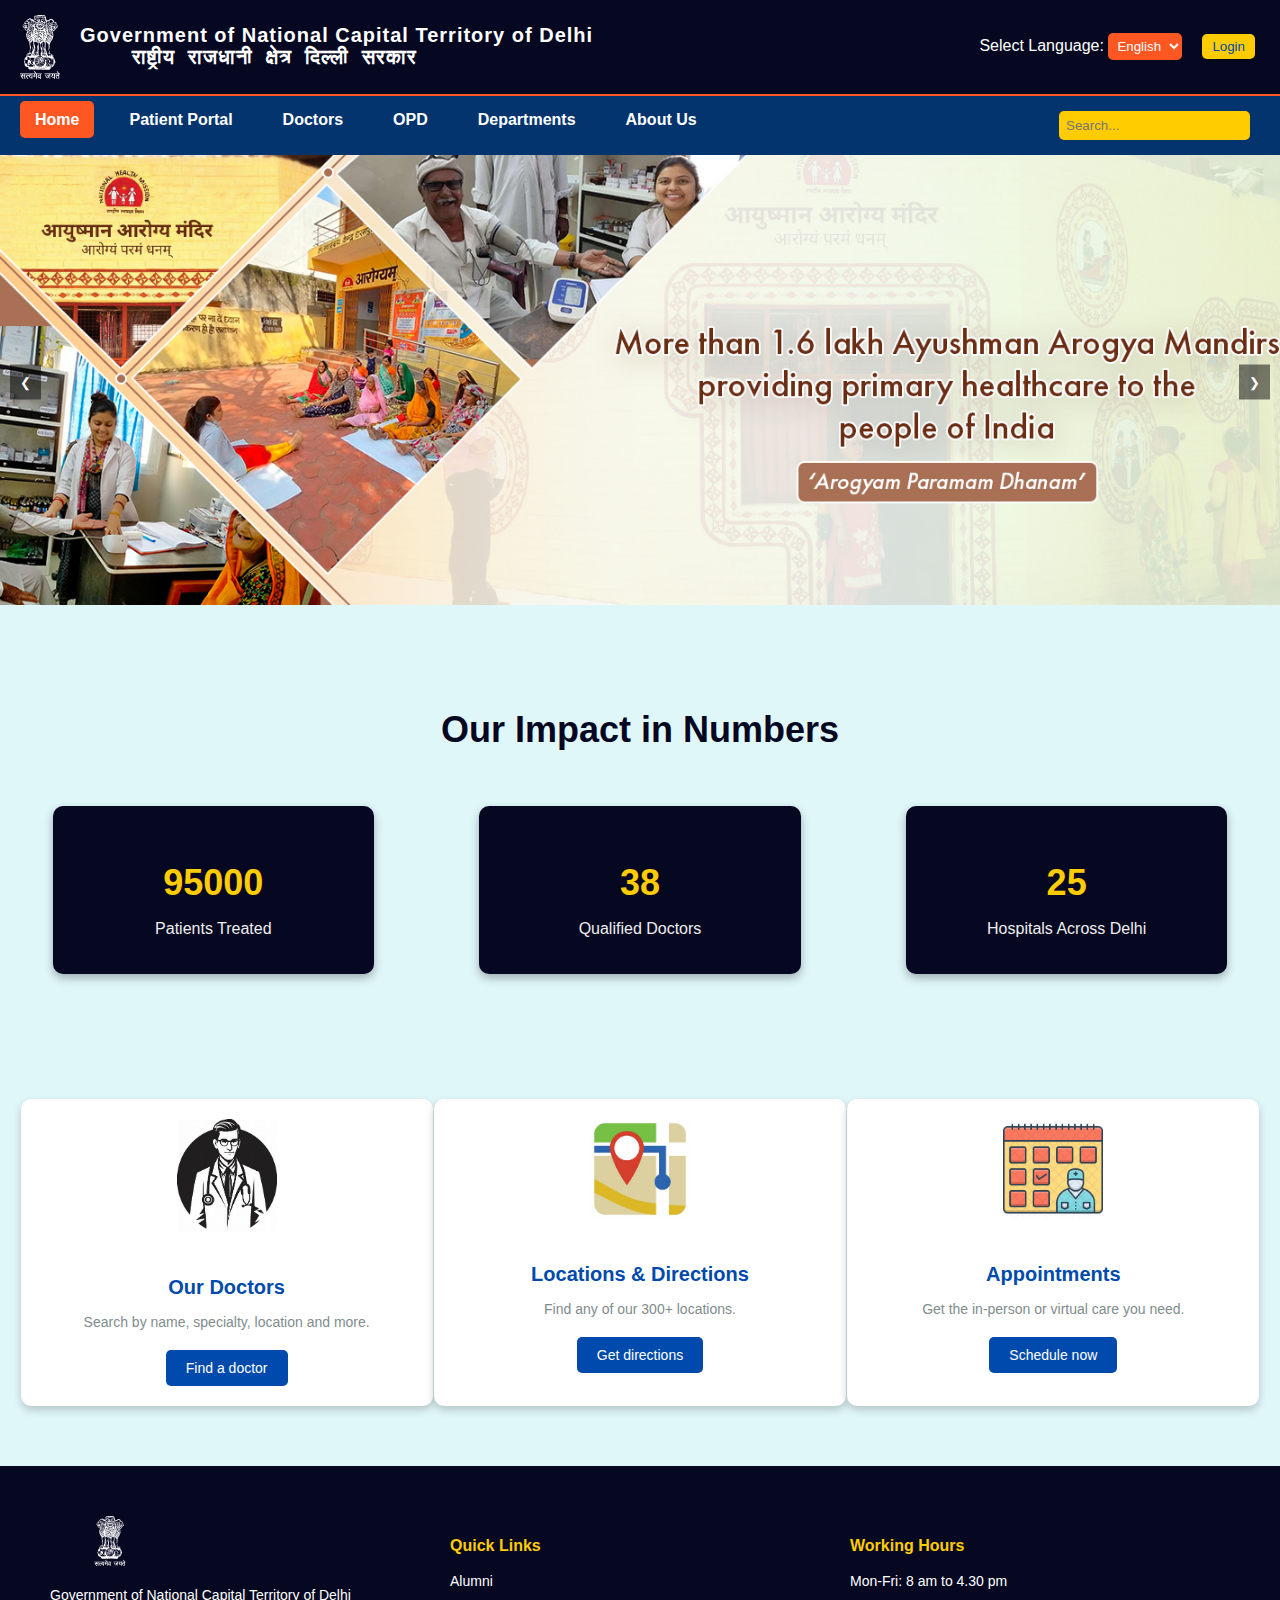
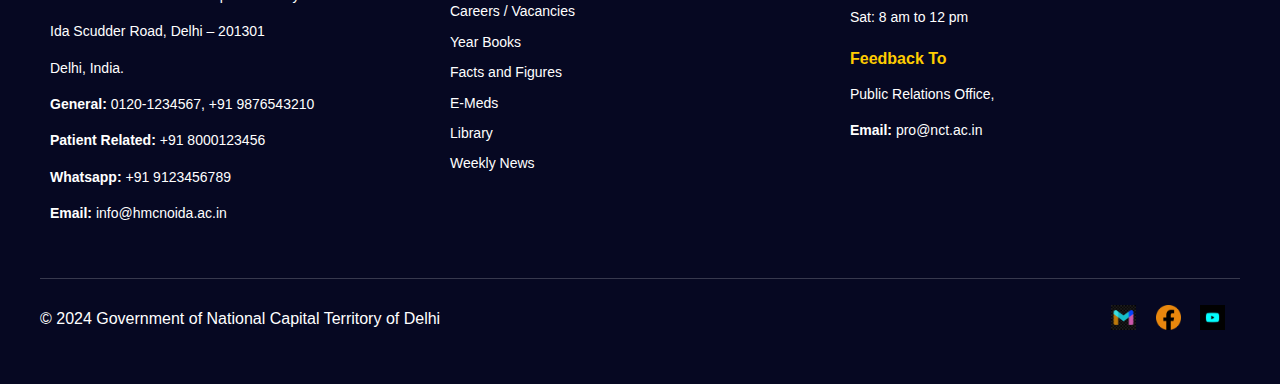
<file: project1/index.html>
<!DOCTYPE html>
<html lang="en">
<head>
    <meta charset="UTF-8">
    <meta name="viewport" content="width=device-width, initial-scale=1.0">
    <title>Government of NCT Delhi</title>
    <link rel="icon" href="delhi.png">
    <link rel="stylesheet" href="style1.css">
</head>
<body>
    <!-- Header Section -->
    <header>
        <div class="header-top">
            <!-- Logo Section -->
            <img src="emblem-gov.svg" alt="Logo" class="logo">
            <!-- College Name and Tagline -->
            <div class="header-text">
                <h1>Government of National Capital Territory of Delhi</h1>
                <span><h1><pre>    राष्ट्रीय राजधानी क्षेत्र दिल्ली सरकार</pre></h1></span>
            </div>
            <!-- Header Actions: FAQs, Language Selector, Font Size -->
            <div class="header-actions">
                <!-- <a href="#" class="faq-link">FAQs</a> -->
                <div class="language-selector">
                    <label for="language">Select Language:</label>
                    <select id="language">
                        <option value="english">English</option>
                        <option value="hindi">हिन्दी</option>
                    </select>
                </div>
                <div class="Login">
                    <button class="font-size-btn">Login</button>
                </div>
            </div>
        </div>
        <!-- Navigation Bar -->
        <nav class="navbar">
            <ul class="navbar-list">
                <li><a href="#" class="active">Home</a></li>
                <li><a href="dashboard.html" class="nav-link">Patient Portal</a></li>
                <li><a href="Doctors.html" class="nav-link">Doctors</a></li>
                <li><a href="opd1.html" class="nav-link" >OPD </a></li>
                <li><a href="department.html" class="nav-link">Departments</a></li>
                <li><a href="about.html" class="nav-link">About Us</a></li>
            </ul>
            <!-- Search and Action Buttons -->
            <div class="header-buttons">
                <input type="text" placeholder="Search...">
                <!-- <button>Book appointment</button>
                <button class="donate-btn">Give to HMC</button> -->
            </div>
        </nav>
    </header>

    <!-- Main Content Section -->
    <main>
        <!-- Hero Section with Image Slider -->
        <div class="hero-section">
            <div class="slider">
                <div class="slides">
                    <!-- Add your images here -->
                    <div class="slide">
                        <img src="gov delhi 1.jpg" alt="Hospital Image 1">
                    </div>
                    <div class="slide">
                        <img src="gov delhi 2.jpg" alt="Hospital Image 2">
                    </div>
                    <div class="slide">
                        <img src="gov delhi 3.jpg" alt="Hospital Image 3">
                    </div>
                    <div class="slide">
                        <img src="gov delhi 4.jpg" alt="Hospital Image 3">
                    </div>
                    <div class="slide">
                        <img src="gov delhi 5.png" alt="Hospital Image 3">
                    </div>
                </div>
                <!-- Controls -->
                <button class="prev" onclick="moveSlide(-1)">&#10094;</button>
                <button class="next" onclick="moveSlide(1)">&#10095;</button>
            </div>
            <!-- <div class="hero-text">
                <h2>Celebrating Excellence in Medical Education</h2>
            </div> -->
            <!-- What's New Section -->
            <!-- <div class="whats-new">
                <span>What's New</span>
            </div> -->
        </div>

        <!-- Statistics Section -->
<section class="statistics-section">
    <h2 class="section-title">Our Impact in Numbers</h2>
    <div class="stats-container">
        <!-- Statistic Card 1 -->
        <div class="stat-card">
            <!-- <img src="patient-icon.png" alt="Patients Treated Icon" class="stat-icon"> -->
            <h3 class="stat-number" data-count="500000">0</h3>
            <p class="stat-description">Patients Treated</p>
        </div>
        <!-- Statistic Card 2 -->
        <div class="stat-card">
            <!-- <img src="C:\Users\govin\OneDrive\Pictures\Screenshots\Screenshot 2024-09-03 195605.png" alt="Qualified Doctors Icon" class="stat-icon" height="100px"> -->
            <h3 class="stat-number" data-count="120">0</h3>
            <p class="stat-description">Qualified Doctors</p>
        </div>
        <!-- Statistic Card 3 -->
        <div class="stat-card">
            <!-- <img src="hospital-icon.png" alt="Hospitals Icon" class="stat-icon"> -->
            <h3 class="stat-number" data-count="25">0</h3>
            <p class="stat-description">Hospitals Across Delhi</p>
        </div>
        <!-- Statistic Card 4
        <div class="stat-card">
            <img src="years-icon.png" alt="Years of Service Icon" class="stat-icon">
            <h3 class="stat-number" data-count="50">0</h3>
            <p class="stat-description">Years of Service</p>
        </div> -->
    </div>
</section>

<!-- JavaScript for Number Counter Animation -->
<script>
    const counters = document.querySelectorAll('.stat-number');
    const speed = 200; // Adjust the speed of the counter

    counters.forEach(counter => {
        const updateCount = () => {
            const target = +counter.getAttribute('data-count');
            const count = +counter.innerText;

            const increment = target / speed;

            if (count < target) {
                counter.innerText = Math.ceil(count + increment);
                setTimeout(updateCount, 20);
            } else {
                counter.innerText = target;
            }
        };

        // Trigger counter when the section is visible
        const observer = new IntersectionObserver(entries => {
            entries.forEach(entry => {
                if (entry.isIntersecting) {
                    updateCount();
                    observer.unobserve(counter);
                }
            });
        });

        observer.observe(counter);
    });
</script>

        

          

        <!-- Info Cards Section -->
        <section class="info-cards">
            <div class="card">
                <img src="doctor.jpeg" alt="Doctor Icon" class="card-icon">
                <h3>Our Doctors</h3>
                <p>Search by name, specialty, location and more.</p>
                <a href="Doctors.html" class="card-button">Find a doctor</a>
            </div>
            <div class="card">
                <img src="location copy.jpeg" alt="locations" class="card-icon">
                <h3>Locations & Directions</h3>
                <p>Find any of our 300+ locations.</p>
                <a href="https://www.google.co.in/maps/@28.5071785,77.4538971,12.65z?entry=ttu&g_ep=EgoyMDI0MDgyOC4wIKXMDSoASAFQAw%3D%3D"class="card-button">Get directions</a>
            </div>
            <div class="card">
                <img src="appointment.webp" alt="Appointment Icon" class="card-icon">
                <h3>Appointments</h3>
                <p>Get the in-person or virtual care you need.</p>
                <a href="Book Appointement.html" class="card-button">Schedule now</a>
            </div>
        </section>
    </main>

    <!-- Footer Section -->
    <footer class="footer">
        <div class="container">
            <div class="footer-content">
                <!-- Contact Information Section -->
                <div class="footer-section contact">
                    <img src="emblem-gov.svg" alt="Hindu Medical College Noida Logo" class="footer-logo"  height="50px">
                    <p>Government of National Capital Territory of Delhi</p>
                    <p>Ida Scudder Road, Delhi – 201301</p>
                    <p>Delhi, India.</p>
                    <p><strong>General:</strong> 0120-1234567, +91 9876543210</p>
                    <p><strong>Patient Related:</strong> +91 8000123456</p>
                    <p><strong>Whatsapp:</strong> +91 9123456789</p>
                    <p><strong>Email:</strong> info@hmcnoida.ac.in</p>
                </div>
                <!-- Quick Links Section -->
                <div class="footer-section quick-links">
                    <h4>Quick Links</h4>
                    <ul>
                        <li><a href="#">Alumni</a></li>
                        <li><a href="#">Careers / Vacancies</a></li>
                        <li><a href="#">Year Books</a></li>
                        <li><a href="#">Facts and Figures</a></li>
                        <li><a href="#">E-Meds</a></li>
                        <li><a href="#">Library</a></li>
                        <li><a href="#">Weekly News</a></li>
                    </ul>
                </div>
                <!-- Working Hours Section -->
                <div class="footer-section working-hours">
                    <h4>Working Hours</h4>
                    <p>Mon-Fri: 8 am to 4.30 pm</p>
                    <p>Sat: 8 am to 12 pm</p>
                    <h4>Feedback To</h4>
                    <p>Public Relations Office,</p>
                    <p><strong>Email:</strong> pro@nct.ac.in</p>
                </div>
            </div>
            <!-- Footer Bottom Section -->
            <div class="footer-bottom">
                <p>&copy; 2024 Government of National Capital Territory of Delhi</p>
                <div class="footer-icons">
                    <a href="#"><img src="email.jpg" alt="Mail"></a>
                    <a href="#"><img src="facebook.png" alt="Facebook"></a>
                    <a href="#"><img src="youtube.jpeg" alt="YouTube"></a>
                </div>
            </div>
        </div>
    </footer>

    <!-- JavaScript for Slider -->
    <script>
        let slideIndex = 0;
        const slides = document.querySelectorAll('.slide');
        showSlide(slideIndex);

        function moveSlide(n) {
            showSlide(slideIndex += n);
        }

        function showSlide(n) {
            if (n >= slides.length) slideIndex = 0;
            if (n < 0) slideIndex = slides.length - 1;
            slides.forEach(slide => slide.style.display = 'none');
            slides[slideIndex].style.display = 'block';
        }

        setInterval(() => {
            moveSlide(1);
        }, 2000); // Auto-slide every 2 seconds
    </script>
</body>
</html>
</file>
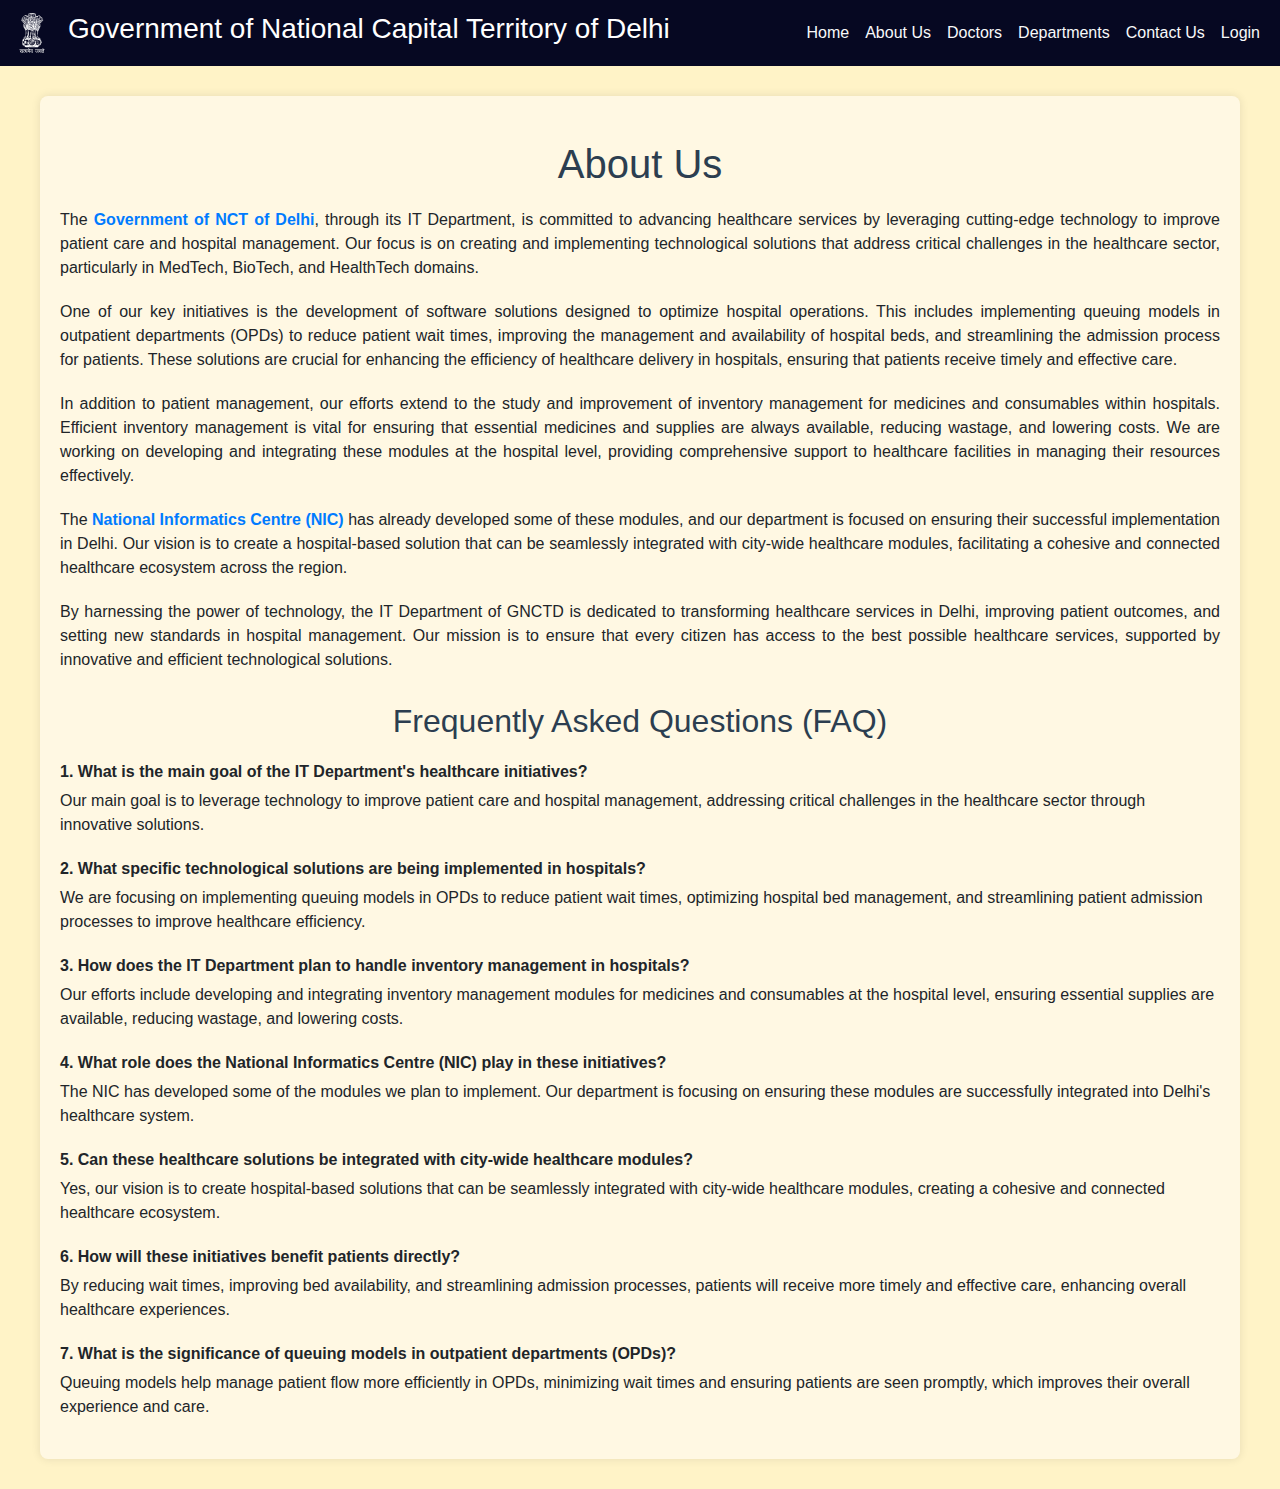
<file: project1/about.html>
<!DOCTYPE html>
<html lang="en">

<head>
    <meta charset="UTF-8">
    <meta name="viewport" content="width=device-width, initial-scale=1.0">
    <title>About Us</title>
    <link rel="stylesheet" href="bootstrap.min.css">
    <!-- <link rel="stylesheet" href="../static/css/style.css"> -->
    <!-- <link rel="stylesheet" href="../static/css/user_login.css"> -->
    <style>
        body {
            font-family: Arial, sans-serif;
            background-color: #FFF3C7;
            /* background-image: url('../static/images/helth\ 3.jpg'); */
            background-size: cover;
            background-position: center;
            background-repeat: no-repeat;
        }

        .container {
            max-width: 500px;
            margin-top: 200px;
            padding: 20px;
            background-color: #FFF8E3;
            border-radius: 10px;
            box-shadow: 0px 0px 10px 0px rgba(0, 0, 0, 0.1);
        }

        h2 {
            text-align: center;
            margin-bottom: 20px;
        }

        .form-group {
            margin-bottom: 20px;
        }

        label {
            font-weight: bold;
        }

        input[type="text"],
        input[type="email"],
        input[type="password"],
        input[type="date"] {
            width: 100%;
            padding: 10px;
            border-radius: 5px;
            border: 1px solid #ccc;
            box-sizing: border-box;
        }

        input[type="submit"] {
            width: 100%;
            padding: 10px;
            border-radius: 5px;
            border: none;
            background-color: #060822 !important;
            color: #fff;
            cursor: pointer;
            transition: background-color 0.3s ease;
        }

        input[type="submit"]:hover {
            background-color: #00637f !important;
        }

        .login-link {
            text-align: center;
            margin-top: 20px;
        }

        .bg-primary {
            background-color: #060822 !important;
        }

        .login-link a {
            color: #00637f !important;
            text-decoration: none;
        }

        .container {
            max-width: 1200px;
            margin: 30px auto;
            padding: 20px;
            background-color: #FFF8E3;
            box-shadow: 0 0 10px rgba(0, 0, 0, 0.1);
            border-radius: 8px;
        }

        h1,
        h2 {
            text-align: center;
            color: #2c3e50;
            margin-bottom: 20px;
        }
        .mehran{
            color: white;
            font-family: 'Poppins', sans-serif;
        }

        p {
            text-align: justify;
            margin-bottom: 20px;
        }

        .highlight {
            color: #007bff;
            font-weight: bold;
        }

        .faq-section {
            margin-top: 30px;
        }

        .faq-question {
            font-weight: bold;
            margin-bottom: 5px;
        }

        .faq-answer {
            margin-bottom: 20px;
        }
    </style>
</head>

<body>
    <section class="header">
        <nav class="navbar navbar-expand-lg bg-primary sticky-navbar" data-bs-theme="dark">
            <div class="container-fluid">
                <!-- Add the logo here -->
                <a class="navbar-brand" href="#">
                    <img src="emblem-gov.svg" alt="Delhi Logo" width="40" height="40">
                </a>
                <h3 class="mehran">Government of National Capital Territory of Delhi</h3>
                <div class="collapse navbar-collapse" id="navbarColor01">
                    <ul class="navbar-nav ms-auto justify-content-end navbar1">
                        <li class="nav-item mr-3">
                            <a class="nav-link text-light" href="index1.html">Home</a>
                        </li>
                        <li class="nav-item mr-3">
                            <a class="nav-link text-light" href="about.html">About Us</a>
                        </li>
                        <li class="nav-item mr-3">
                            <a class="nav-link text-light" href="Doctors.html">Doctors</a>
                        </li>
                        <li class="nav-item mr-3">
                            <a class="nav-link text-light" href="department.html">Departments</a>
                        </li>
                        <li class="nav-item mr-3">
                            <a class="nav-link text-light" href="contact us.html">Contact Us</a>
                        </li>
                        <li class="nav-item mr-3">
                            <a class="nav-link text-light" href="/">Login</a>
                        </li>
                    </ul>
                </div>
            </div>
        </nav>
    </section>

    <div class="container">
        <br>
        <h1>About Us</h1>
        <p>
            The <span class="highlight">Government of NCT of Delhi</span>, through its IT Department, is committed to
            advancing healthcare services by leveraging cutting-edge technology to improve patient care and hospital
            management. Our focus is on creating and implementing technological solutions that address critical challenges
            in the healthcare sector, particularly in MedTech, BioTech, and HealthTech domains.
        </p>
        <p>
            One of our key initiatives is the development of software solutions designed to optimize hospital operations.
            This includes implementing queuing models in outpatient departments (OPDs) to reduce patient wait times,
            improving the management and availability of hospital beds, and streamlining the admission process for patients.
            These solutions are crucial for enhancing the efficiency of healthcare delivery in hospitals, ensuring that
            patients receive timely and effective care.
        </p>
        <p>
            In addition to patient management, our efforts extend to the study and improvement of inventory management for
            medicines and consumables within hospitals. Efficient inventory management is vital for ensuring that essential
            medicines and supplies are always available, reducing wastage, and lowering costs. We are working on developing
            and integrating these modules at the hospital level, providing comprehensive support to healthcare facilities in
            managing their resources effectively.
        </p>
        <p>
            The <span class="highlight">National Informatics Centre (NIC)</span> has already developed some of these modules,
            and our department is focused on ensuring their successful implementation in Delhi. Our vision is to create a
            hospital-based solution that can be seamlessly integrated with city-wide healthcare modules, facilitating a
            cohesive and connected healthcare ecosystem across the region.
        </p>
        <p>
            By harnessing the power of technology, the IT Department of GNCTD is dedicated to transforming healthcare
            services in Delhi, improving patient outcomes, and setting new standards in hospital management. Our mission is
            to ensure that every citizen has access to the best possible healthcare services, supported by innovative and
            efficient technological solutions.
        </p>

        <div class="faq-section">
            <h2>Frequently Asked Questions (FAQ)</h2>

            <div class="faq-question">1. What is the main goal of the IT Department's healthcare initiatives?</div>
            <div class="faq-answer">
                Our main goal is to leverage technology to improve patient care and hospital management, addressing
                critical challenges in the healthcare sector through innovative solutions.
            </div>

            <div class="faq-question">2. What specific technological solutions are being implemented in hospitals?</div>
            <div class="faq-answer">
                We are focusing on implementing queuing models in OPDs to reduce patient wait times, optimizing hospital bed
                management, and streamlining patient admission processes to improve healthcare efficiency.
            </div>

            <div class="faq-question">3. How does the IT Department plan to handle inventory management in hospitals?</div>
            <div class="faq-answer">
                Our efforts include developing and integrating inventory management modules for medicines and consumables at
                the hospital level, ensuring essential supplies are available, reducing wastage, and lowering costs.
            </div>

            <div class="faq-question">4. What role does the National Informatics Centre (NIC) play in these initiatives?</div>
            <div class="faq-answer">
                The NIC has developed some of the modules we plan to implement. Our department is focusing on ensuring these
                modules are successfully integrated into Delhi's healthcare system.
            </div>

            <div class="faq-question">5. Can these healthcare solutions be integrated with city-wide healthcare modules?</div>
            <div class="faq-answer">
                Yes, our vision is to create hospital-based solutions that can be seamlessly integrated with city-wide
                healthcare modules, creating a cohesive and connected healthcare ecosystem.
            </div>

            <div class="faq-question">6. How will these initiatives benefit patients directly?</div>
            <div class="faq-answer">
                By reducing wait times, improving bed availability, and streamlining admission processes, patients will
                receive more timely and effective care, enhancing overall healthcare experiences.
            </div>

            <div class="faq-question">7. What is the significance of queuing models in outpatient departments (OPDs)?</div>
            <div class="faq-answer">
                Queuing models help manage patient flow more efficiently in OPDs, minimizing wait times and ensuring patients
                are seen promptly, which improves their overall experience and care.
            </div>
        </div>
    </div>
</body>

</html>
</file>
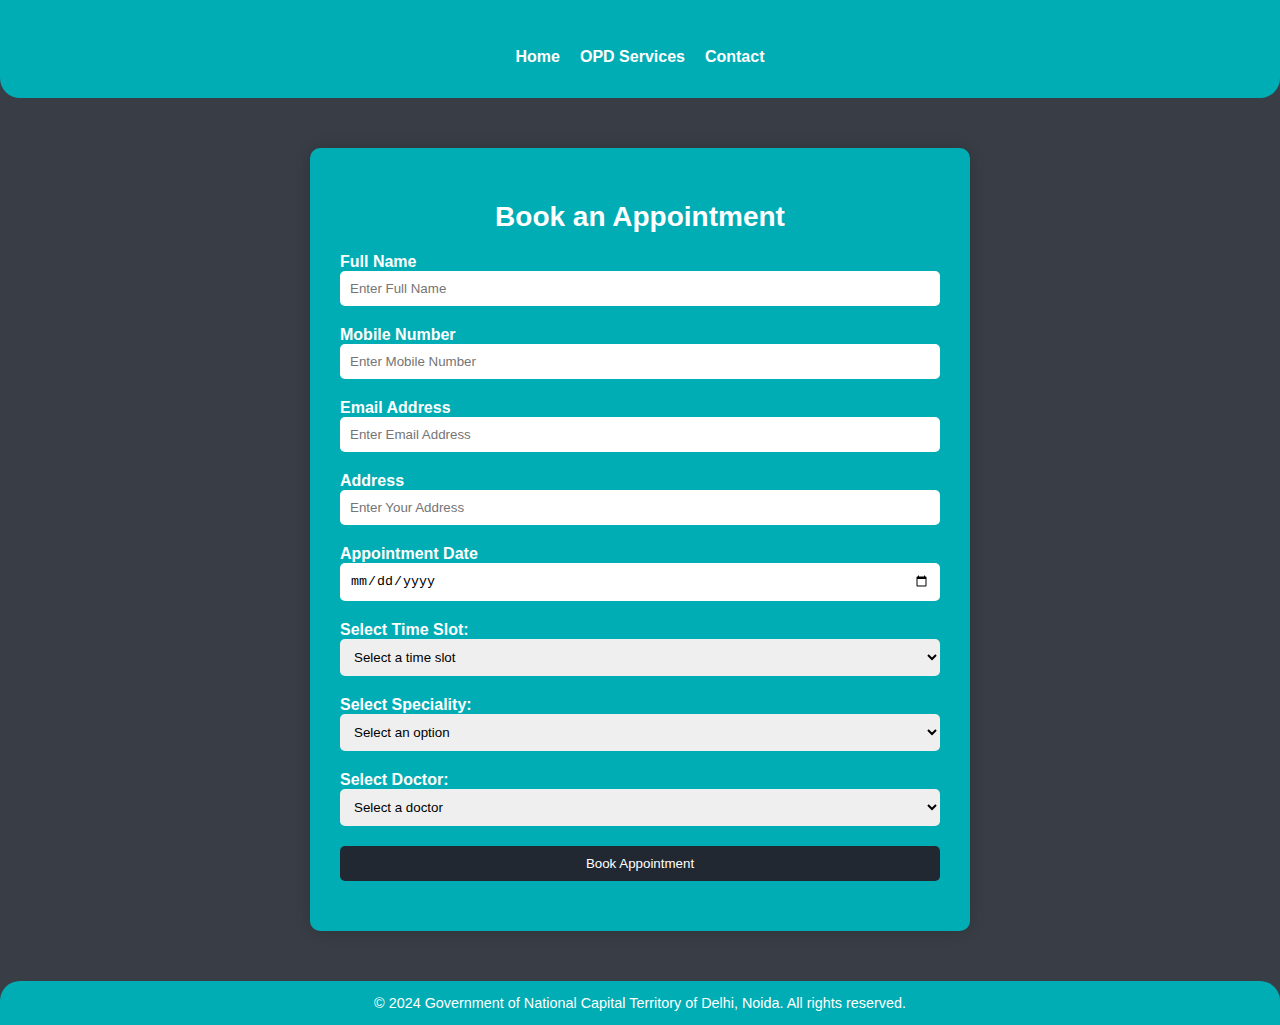
<file: project1/Book Appointement.html>
<!DOCTYPE html>
<html lang="en">

<head>
    <meta charset="UTF-8">
    <meta name="viewport" content="width=device-width, initial-scale=1.0">
    <title>Book Appointment</title>
    <style>
        body {
            font-family: Arial, sans-serif;
            background-color: #393E46; /* Background color */
            margin: 0;
            padding: 0;
        }

        header {
            background-color: #00ADB5;
            color: white;
            padding: 1em 0;
            border-radius: 0 0 20px 20px;
        }

        header h1 {
            margin: 0;
            text-align: center;
            font-size: 2rem;
        }

        header nav {
            margin-top: 1em;
            text-align: center;
        }

        header nav ul {
            list-style: none;
            padding: 0;
            display: inline-flex;
            gap: 20px;
        }

        header nav ul li {
            display: inline;
        }

        header nav ul li a {
            color: white;
            text-decoration: none;
            font-weight: bold;
        }

        .container {
            max-width: 600px; /* Increased form width */
            margin: 50px auto;
            background-color: #00ADB5;
            padding: 30px;
            border-radius: 10px;
            box-shadow: 0px 0px 15px rgba(0, 0, 0, 0.2);
        }

        h2 {
            text-align: center;
            margin-bottom: 20px;
            color: white;
            font-size: 28px; /* Larger title */
        }

        .form-group {
            margin-bottom: 20px;
        }

        label {
            color: white;
            font-weight: bold;
        }

        input[type="text"],
        input[type="email"],
        input[type="date"],
        select {
            width: 100%;
            padding: 10px;
            border-radius: 5px;
            border: none;
            box-sizing: border-box;
        }

        input[type="submit"],
        .btn-appointment {
            width: 100%;
            padding: 10px;
            border-radius: 5px;
            border: none;
            background-color: #222831;
            color: white;
            cursor: pointer;
            transition: background-color 0.3s ease;
        }

        input[type="submit"]:hover,
        .btn-appointment:hover {
            background-color: #0056b3; /* Darker shade for hover effect */
        }

        .qr-code {
          text-align: center;
          margin-top: 20px;
        }

        #qr {
        display: inline-block;
        max-width: 100%;
        }

        /* Footer Styles */
        footer {
            background-color: #00ADB5;
            color: white;
            text-align: center;
            padding: 1em 0;
            border-radius: 20px 20px 0 0;
            font-size: 0.9rem;
            margin-top: auto;
        }

        footer p {
            margin: 0;
        }

        /* Responsive Design */
        @media (max-width: 768px) {
            .contact-form {
                width: 90%;
                padding: 1.5em;
            }

            header nav ul li {
                display: block;
                margin: 10px 0;
            }
        }
    </style>
</head>

<body>
    <header>
        <nav>
            <ul>
                <li><a href="index.html">Home</a></li>
                <li><a href="opd1.html">OPD Services</a></li>
                <li><a href="Book Appointment.html">Contact</a></li>
            </ul>
        </nav>
    </header>

    <div class="container">
        <h2>Book an Appointment</h2>
        <form id="patientForm" method="post" action="/appointment">
            <div class="form-group">
                <label for="nameInput">Full Name</label>
                <input type="text" id="name" placeholder="Enter Full Name" name="name">
            </div>

            <div class="form-group">
                <label for="numberInput">Mobile Number</label>
                <input type="text" id="phone" placeholder="Enter Mobile Number" name="number">
            </div>

            <div class="form-group">
                <label for="emailInput">Email Address</label>
                <input type="email" id="email" placeholder="Enter Email Address" name="email">
            </div>

            <div class="form-group">
                <label for="addressInput">Address</label>
                <input type="text" id="address" placeholder="Enter Your Address" name="address">
            </div>

            <div class="form-group">
                <label for="dateInput">Appointment Date</label>
                <input type="date" id="dateInput" name="date">
            </div>

            <div class="form-group">
                <label for="timeSlot">Select Time Slot:</label>
                <select id="timeSlot" name="time_slot">
                    <option value="" disabled selected>Select a time slot</option>
                    <option value="00:00 - 01:00">00:00 - 01:00</option>
                    <option value="01:00 - 02:00">01:00 - 02:00</option>
                    <option value="02:00 - 03:00">02:00 - 03:00</option>
                    <option value="03:00 - 04:00">03:00 - 04:00</option>
                    <option value="04:00 - 05:00">04:00 - 05:00</option>
                    <option value="05:00 - 06:00">05:00 - 06:00</option>
                    <option value="06:00 - 07:00">06:00 - 07:00</option>
                    <option value="07:00 - 08:00">07:00 - 08:00</option>
                    <option value="08:00 - 09:00">08:00 - 09:00</option>
                    <option value="09:00 - 10:00">09:00 - 10:00</option>
                    <option value="10:00 - 11:00">10:00 - 11:00</option>
                    <option value="11:00 - 12:00">11:00 - 12:00</option>
                    <option value="12:00 - 13:00">12:00 - 13:00</option>
                    <option value="13:00 - 14:00">13:00 - 14:00</option>
                    <option value="14:00 - 15:00">14:00 - 15:00</option>
                    <option value="15:00 - 16:00">15:00 - 16:00</option>
                    <option value="16:00 - 17:00">16:00 - 17:00</option>
                    <option value="17:00 - 18:00">17:00 - 18:00</option>
                    <option value="18:00 - 19:00">18:00 - 19:00</option>
                    <option value="19:00 - 20:00">19:00 - 20:00</option>
                    <option value="20:00 - 21:00">20:00 - 21:00</option>
                    <option value="21:00 - 22:00">21:00 - 22:00</option>
                    <option value="22:00 - 23:00">22:00 - 23:00</option>
                    <option value="23:00 - 00:00">23:00 - 00:00</option>
                    <!-- Time slot options -->
                    <!-- (same as provided in the original code) -->
                </select>
            </div>

            <div class="form-group">
                <label for="diseaseInput">Select Speciality:</label>
                <select id="service" name="service">
                    <option value="" disabled selected>Select an option</option>
                    <option value="Medicine">Medicine</option>
                    <option value="Orthopedic">Orthopedic</option>
                    <option value="Mental Health">Mental Health</option>
                    <option value="Cardiology">Cardiology</option>
                    <option value="Cancer">Cancer</option>
                    <option value="COVID-19">COVID-19</option>
                    <option value="Dermatology">Dermatology</option>
                    <option value="Dentistry">Dentistry</option>
                    <option value="Neurology">Neurology</option>
                    <option value="Pediatrics">Pediatrics</option>
                    <option value="Infectious Diseases">Infectious Diseases</option>
                    <option value="ENT">ENT (Otolaryngology)</option>
                    <option value="Plastic Surgery">Plastic Surgery</option>
                    <option value="Radiology">Radiology</option>
                    <option value="Pulmonology">Pulmonology</option>
                    <option value="Gastroenterology">Gastroenterology</option>
                    <!-- Speciality options -->
                    <!-- (same as provided in the original code) -->
                </select>
            </div>

            <div class="form-group">
                <label for="doctorName">Select Doctor:</label>
                <select id="doctorName" name="doctorName">
                    <option value="" disabled selected>Select a doctor</option>
                    <option value="Doctor A">Doctor A</option>
                    <option value="Doctor B">Doctor B</option>
                    <option value="Doctor C">Doctor C</option>
                </select>
                    <!-- Doctor options -->
                    <!-- (same as provided in the original code) -->
                </select>
            </div>

            <div class="form-group">
                <button class="btn-appointment" type="submit">Book Appointment</button>
            </div>
        </form>

        <!-- QR Code Section -->
        <div class="qr-code" id="qrCodeContainer"></div>
    </div>

    <script>
        document.getElementById('patientForm').addEventListener('submit', async function (e) {
            e.preventDefault();
            const formData = {
                name: document.getElementById('name').value,
                phone: document.getElementById('phone').value,
                email: document.getElementById('email').value,
                address: document.getElementById('address').value,
                date: document.getElementById('dateInput').value,
                time_slot: document.getElementById('timeSlot').value,
                service: document.getElementById('service').value,
                doctor_name: document.getElementById('doctorName').value
            };
            try {
                const response = await fetch('http://localhost:8000/register', {
    method: 'POST',
    headers: {  'Content-Type': 'application/json',
                    },
                    body: JSON.stringify({ 
                        name: formData.name, 
                        phone: formData.phone,
                        email: formData.email,
                        address: formData.address,
                        dateInput: formData.date,
                        time_slot: formData.time_slot,  // Changed from timeSlot to time_slot
                        service: formData.service,
                        doctor_name: formData.doctor_name  // Changed from doctorName to doctor_name
                    }),
                });
                // const response = await fetch('http://localhost:8000/register', {
                //     method: 'POST',
                //     headers: {
                //         'Content-Type': 'application/json',
                //     },
                //     body: JSON.stringify({ 
                //     name:formData.name, 
                //     phone:formData.phone,
                //     email:formData.email ,
                //     address:formData.address ,
                //     dateInput:formData.date,
                //     time_slot:formData.timeSlot,
                //     service:formData.service,
                //     doctor_name:formData.doctorName }),
                // });

                const result = await response.json();

                if (response.ok && result.qr_code) {
                    document.getElementById('qrCodeContainer').innerHTML = `<img id="qr" src="data:image/png;base64,${result.qr_code}" alt="QR Code" ><p>Patient ID: ${result.patient_id}</p>`;
                } else {
                    alert('Registration failed. Please try again.');
                }
            } catch (error) {
                console.error('Error:', error);
                alert('An error occurred. Please try again.');
            }
        });
    </script>

    <footer>
        <p>&copy; 2024 Government of National Capital Territory of Delhi, Noida. All rights reserved.</p>
    </footer>
</body>

</html>
</file>
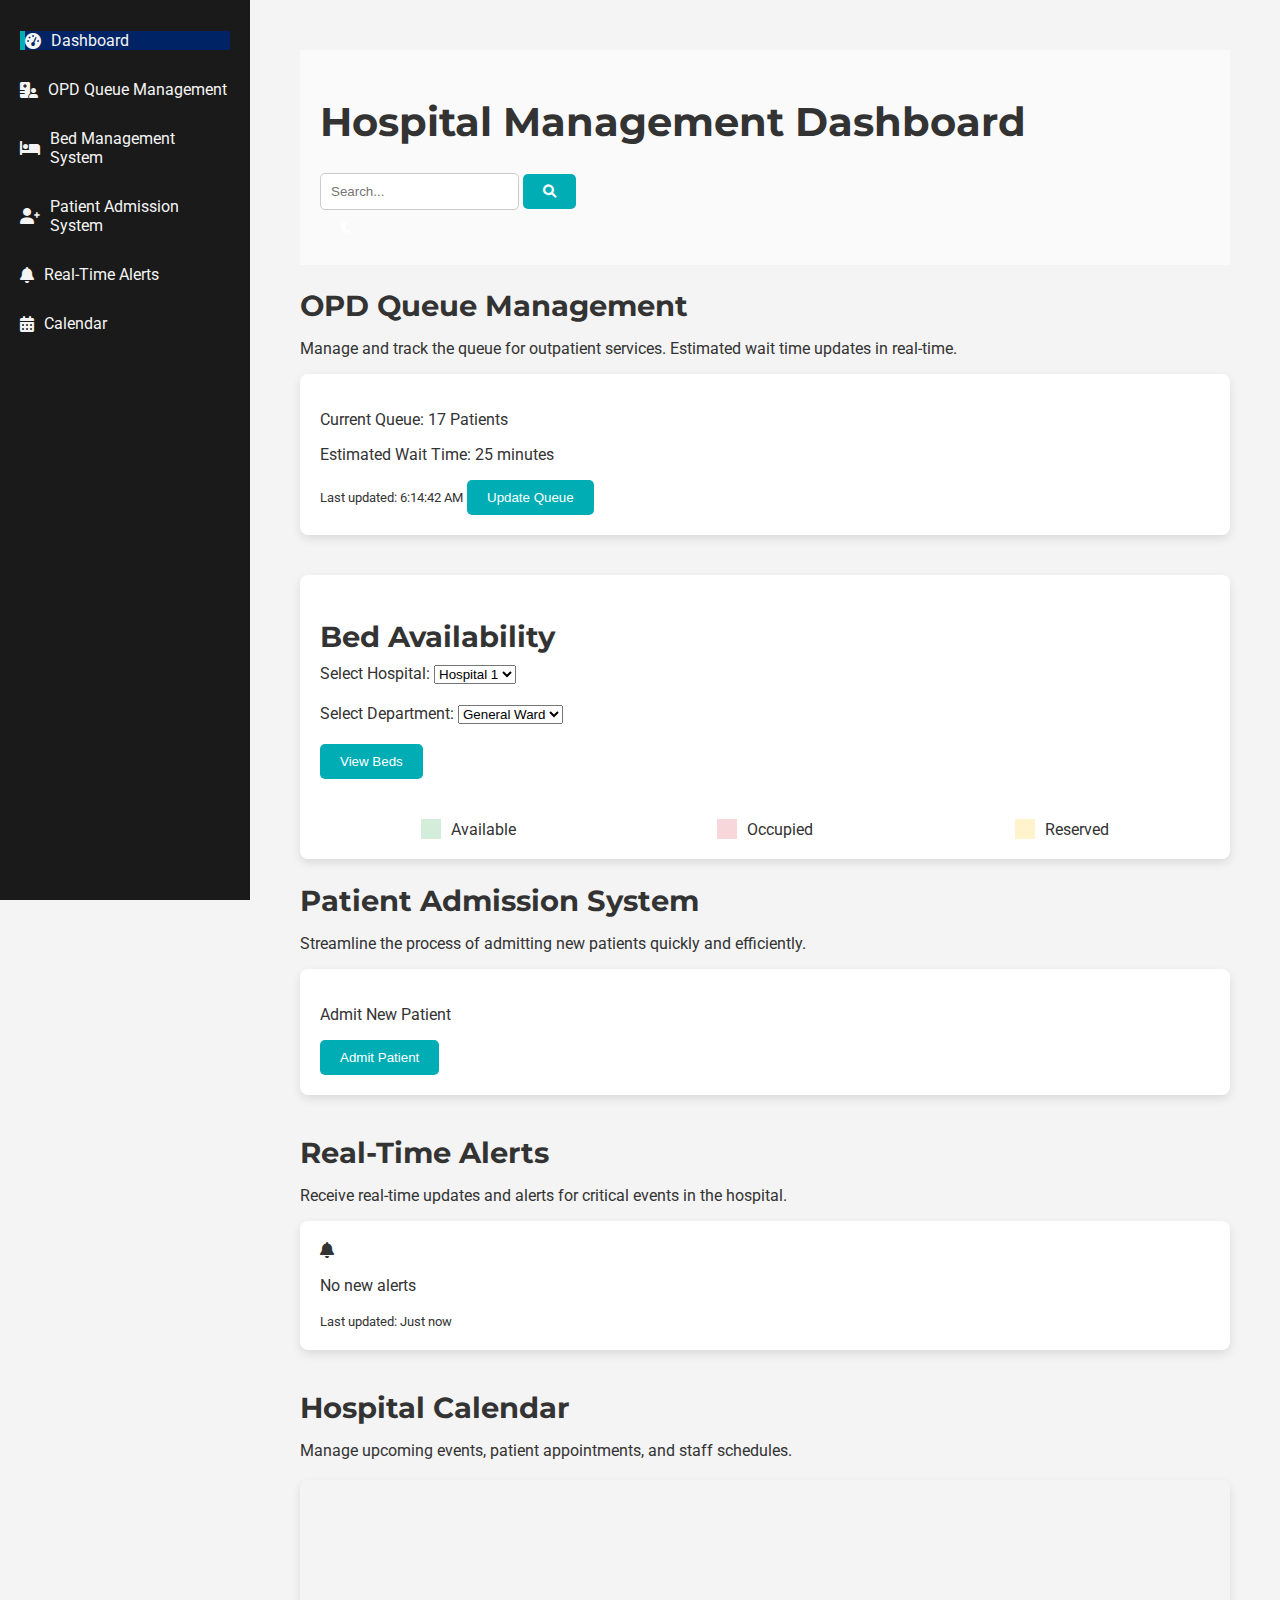
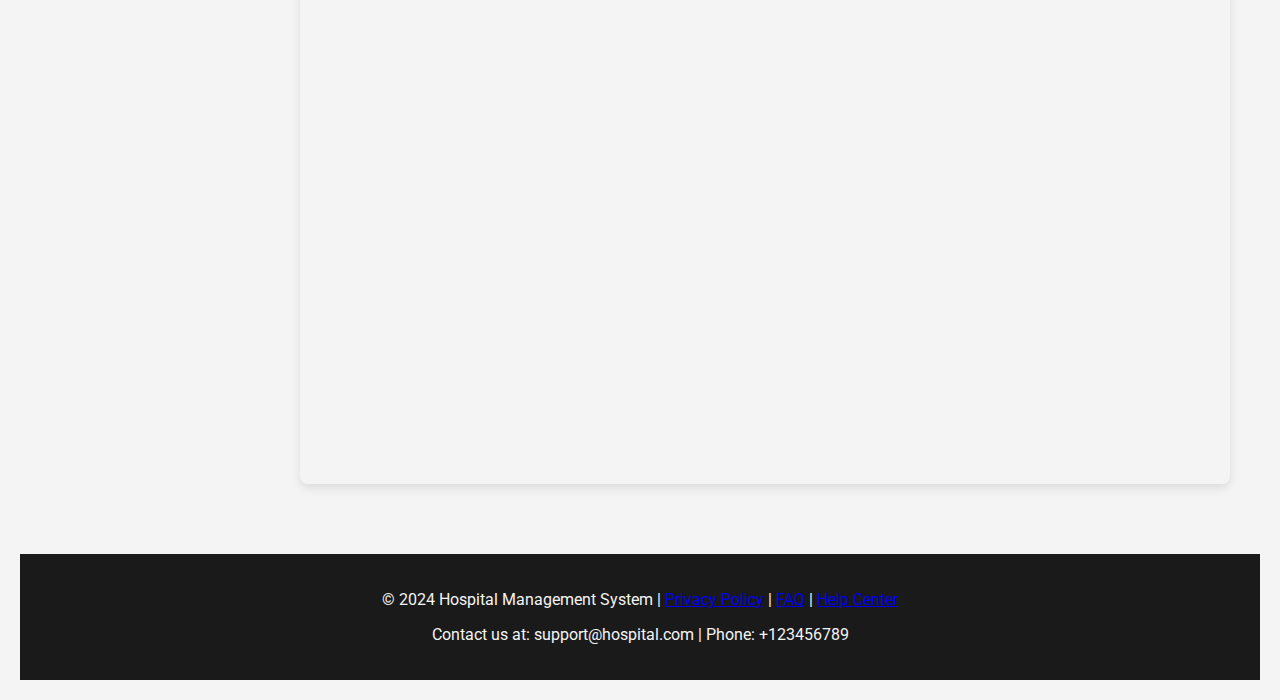
<file: project1/dashboard.html>
<!DOCTYPE html>
<html lang="en">
<head>
    <meta charset="UTF-8">
    <meta name="viewport" content="width=device-width, initial-scale=1.0">
    <title>Hospital Management Dashboard</title>
    <link href="https://fonts.googleapis.com/css2?family=Montserrat:wght@400;600&family=Roboto:wght@300;400&display=swap" rel="stylesheet">
    <link rel="stylesheet" href="dashboard-styles.css">
    <link rel="stylesheet" href="https://cdnjs.cloudflare.com/ajax/libs/font-awesome/6.0.0-beta3/css/all.min.css">
    <script defer src="dashboard-scripts.js"></script>
</head>
<body>
    <div class="sidebar">
        <ul>
            <li><a href="#dashboard" class="active"><i class="fas fa-tachometer-alt"></i> Dashboard</a></li>
            <li><a href="#opd-queue"><i class="fas fa-hospital-user"></i> OPD Queue Management</a></li>
            <li><a href="#bed-management"><i class="fas fa-bed"></i> Bed Management System</a></li>
            <li><a href="#patient-admission"><i class="fas fa-user-plus"></i> Patient Admission System</a></li>
            <li><a href="#real-time-alerts"><i class="fas fa-bell"></i> Real-Time Alerts</a></li>
            <li><a href="#calendar"><i class="fas fa-calendar-alt"></i> Calendar</a></li>
        </ul>
    </div>

    <div class="main-content">
        <header>
            <div class="header-content">
                <h1 id="dashboard">Hospital Management Dashboard</h1>
                <div class="search-bar">
                    <input type="text" placeholder="Search..." aria-label="Search" />
                    <button><i class="fas fa-search"></i></button>
                </div>
                <button class="dark-mode-toggle"><i class="fas fa-moon"></i></button>
            </div>
        </header>

        <!-- OPD Queue Management section -->
        <section class="opd-queue" id="opd-queue">
            <h2>OPD Queue Management</h2>
            <p>Manage and track the queue for outpatient services. Estimated wait time updates in real-time.</p>
            <div class="card">
                <p>Current Queue: 15 Patients</p>
                <p>Estimated Wait Time: 25 minutes</p>
                <small>Last updated: <span id="queue-timestamp">Just now</span></small>
                <button class="btn-update">Update Queue</button>
            </div>
        </section>

        <!-- Bed Management System section -->
        <section class="bed-management">
            <h2>Bed Availability</h2>
    
            <!-- Dropdown for selecting hospital -->
            <div class="dropdown-section">
                <label for="hospital-select">Select Hospital:</label>
                <select id="hospital-select">
                    <option value="hospital1">Hospital 1</option>
                    <option value="hospital2">Hospital 2</option>
                    <option value="hospital3">Hospital 3</option>
                </select>
            </div>
    
            <!-- Dropdown for selecting department -->
            <div class="dropdown-section">
                <label for="department-select">Select Department:</label>
                <select id="department-select">
                    <option value="general">General Ward</option>
                    <option value="icu">ICU</option>
                    <option value="critical">Critical Care</option>
                </select>
            </div>
    
            <!-- View Beds Button -->
            <button id="view-beds-button" class="btn-view-beds">View Beds</button>
    
            <!-- Bed layout grid -->
            <div id="bed-grid" class="bed-grid">
                <!-- Beds will be dynamically rendered here -->
            </div>
    
            <!-- Bed legend -->
            <div class="legend">
                <div><span class="available"></span> Available</div>
                <div><span class="occupied"></span> Occupied</div>
                <div><span class="reserved"></span> Reserved</div>
            </div>
        </section>

        <!-- Patient Admission System section -->
        <section class="patient-admission" id="patient-admission">
            <h2>Patient Admission System</h2>
            <p>Streamline the process of admitting new patients quickly and efficiently.</p>
            <div class="card">
                <p>Admit New Patient</p>
                <button class="btn-admit">Admit Patient</button>
            </div>
        </section>

        <!-- Real-Time Alerts section -->
        <section class="real-time-alerts" id="real-time-alerts">
            <h2>Real-Time Alerts</h2>
            <p>Receive real-time updates and alerts for critical events in the hospital.</p>
            <div class="card alert-card">
                <i class="fas fa-bell"></i>
                <p>No new alerts</p>
                <small>Last updated: Just now</small>
            </div>
        </section>

        <!-- Calendar section -->
        <section class="calendar" id="calendar">
            <h2>Hospital Calendar</h2>
            <p>Manage upcoming events, patient appointments, and staff schedules.</p>
            <div class="calendar-widget">
                <iframe src="https://calendar.google.com/calendar/embed?src=your_calendar_id&ctz=your_timezone" style="border: 0" width="800" height="600" frameborder="0" scrolling="no"></iframe>
            </div>
        </section>
    </div>

    <footer>
        <p>&copy; 2024 Hospital Management System | <a href="#">Privacy Policy</a> | <a href="#">FAQ</a> | <a href="#">Help Center</a></p>
        <p>Contact us at: support@hospital.com | Phone: +123456789</p>
    </footer>
</body>
</html>
</file>
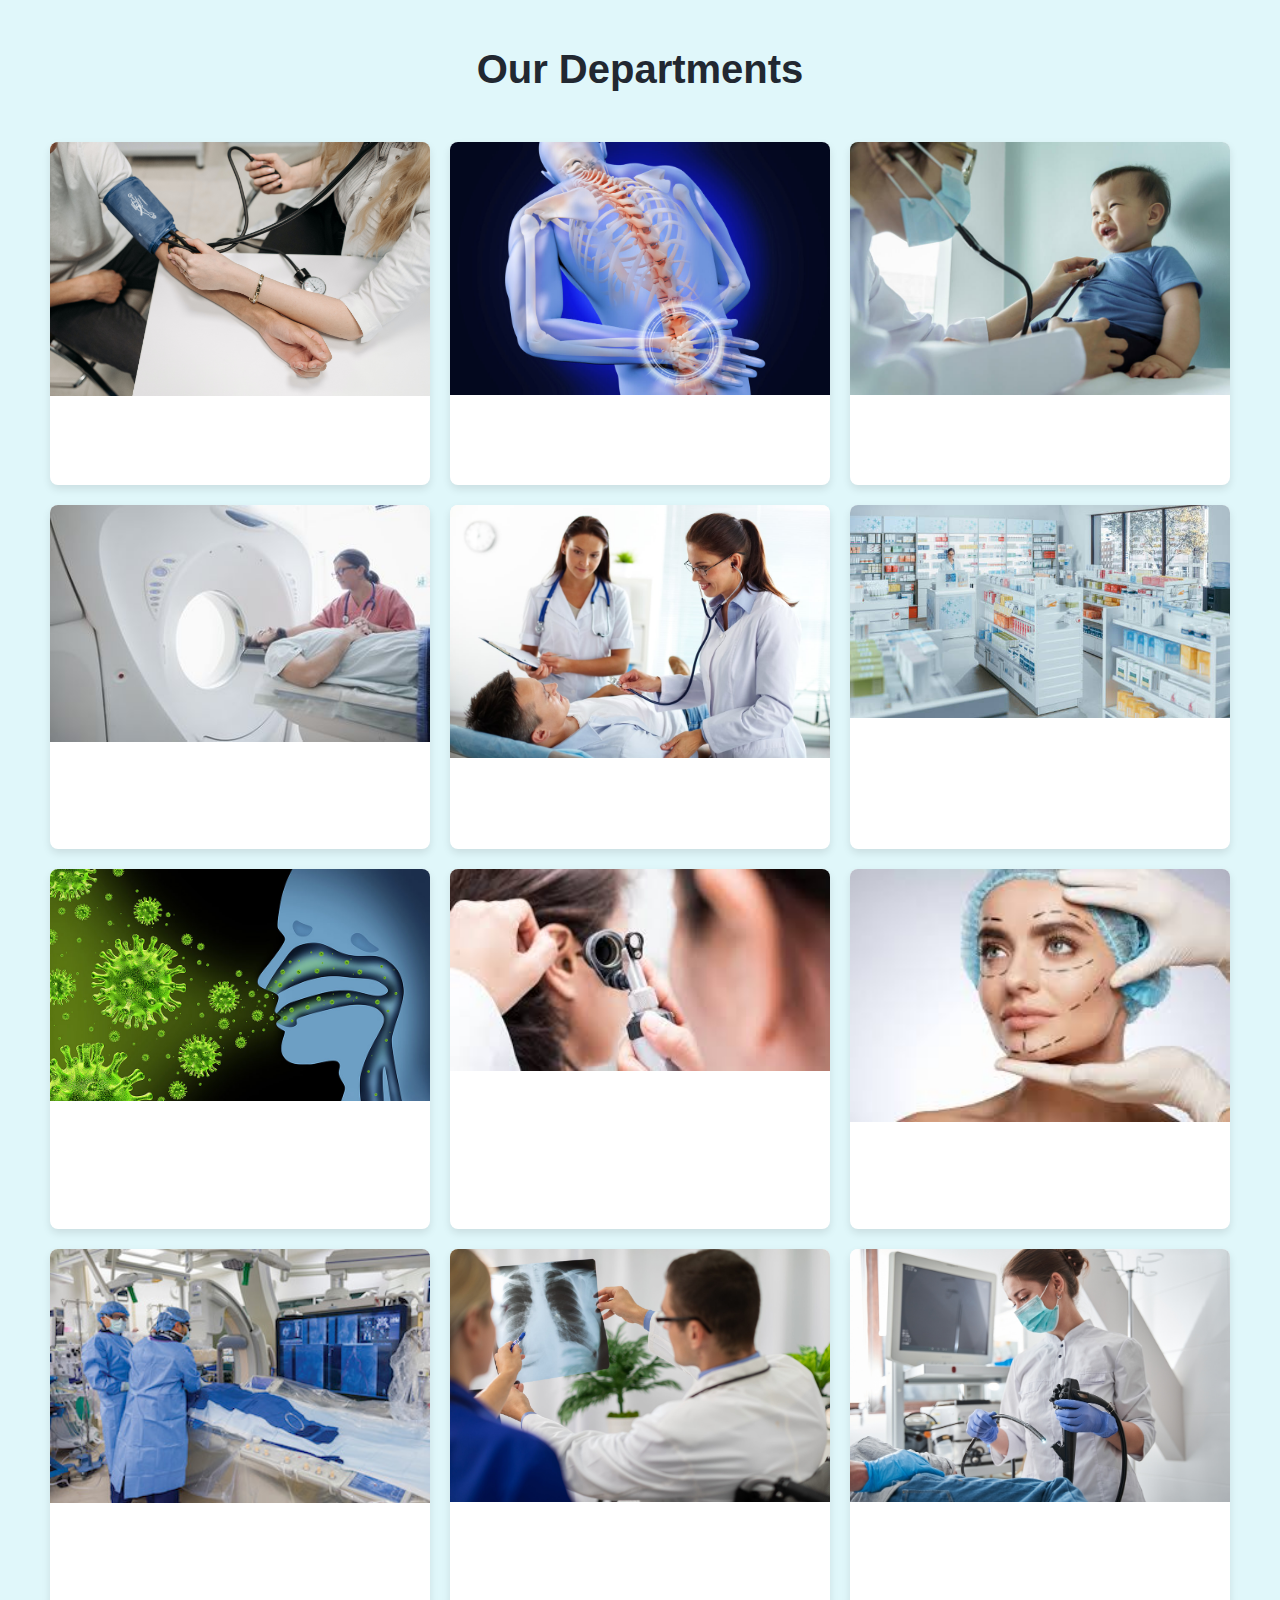
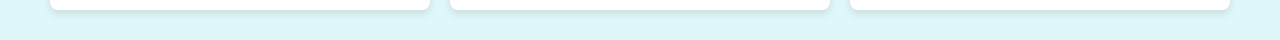
<file: project1/department.html>
<!DOCTYPE html>
<html lang="en">
<head>
    <meta charset="UTF-8">
    <meta name="viewport" content="width=device-width, initial-scale=1.0">
    <meta http-equiv="X-UA-Compatible" content="IE=edge">
    <title>Our Departments</title>
    <link rel="stylesheet" href="department.css">
    <script src="department.js" defer></script>
</head>
<body>
    <div class="container">
        <h1>Our Departments</h1>
        <div class="departments-grid">
            <div class="department">
                <img src="Images/Cardiology.jpg" alt="Cardiology">
                <h3>Cardiology:</h3>
                <p>Specializing in heart-related issues.</p>
            </div>
            <div class="department">
                <img src="Images/Orthopedics.jpg" alt="Orthopedics">
                <h3>Orthopedics:</h3>
                <p>Dealing with bone and joint problems.</p>
            </div>
            <div class="department">
                <img src="Images/Pediatrics.jpg" alt="Pediatrics">
                <h3>Pediatrics:</h3>
                <p>Focusing on child healthcare.</p>
            </div>
            <div class="department">
                <img src="Images/Neurosurgery.jpg" alt="Neurosurgery">
                <h3>Neurosurgery:</h3>
                <p>Specializing in brain and nervous system surgeries.</p>
            </div>
            <div class="department">
                <img src="Images/Internal Medicine.jpg" alt="Internal Medicine">
                <h3>Internal Medicine:</h3>
                <p>Providing general medical care.</p>
            </div>
            <div class="department">
                <img src="Images/Pharmacy.jpg" alt="Pharmacy">
                <h3>Pharmacy:</h3>
                <p>Dispensing medications.</p>
                
            </div>
            <div class="department">
                <img src="Images/Infectious Diseases.jpg" alt="Infectious Diseases">
                <h3>Infectious Diseases:</h3>
                <p>Focuses on diseases caused by pathogens like bacteria, viruses, and fungi.</p>
            </div>
            <div class="department">
                <img src="Images/ENT (Otolaryngology).jpeg" alt="ENT (Otolaryngology):">
                <h3>ENT (Otolaryngology):</h3>
                <p>Specializes in ear, nose, and throat issues.</p>
            </div>
            <div class="department">
                <img src="Images/Plastic Surgery.jpeg" alt="Plastic Surgery:">
                <h3>Plastic Surgery:</h3>
                <p>Focuses on reconstructive and cosmetic surgeries.</p>
             </div>

             <div class="department">
                <img src="Images/Radiology.jpg" alt="Radiology:">
                <h3>Radiology:</h3>
                <p>Specializes in imaging techniques like X-rays, CT scans, and MRIs.</p>
            </div>
            <div class="department">
                <img src="Images/Pulmonology.jpeg" alt="Pulmonology:">
                <h3>Pulmonology:</h3>
                <p>Specializes in lung and respiratory issues.</p>
            </div>
            <div class="department">
                <img src="Images/Gastroenterology.jpg" alt="Gastroenterology:">
                <h3>Gastroenterology::</h3>
                <p>Deals with digestive system disorders.</p>
    </div>

     <!-- Scroll-to-Top Button -->
     <button id="scroll-to-top" title="Go to top">Top</button>
</body>
</html>
</file>
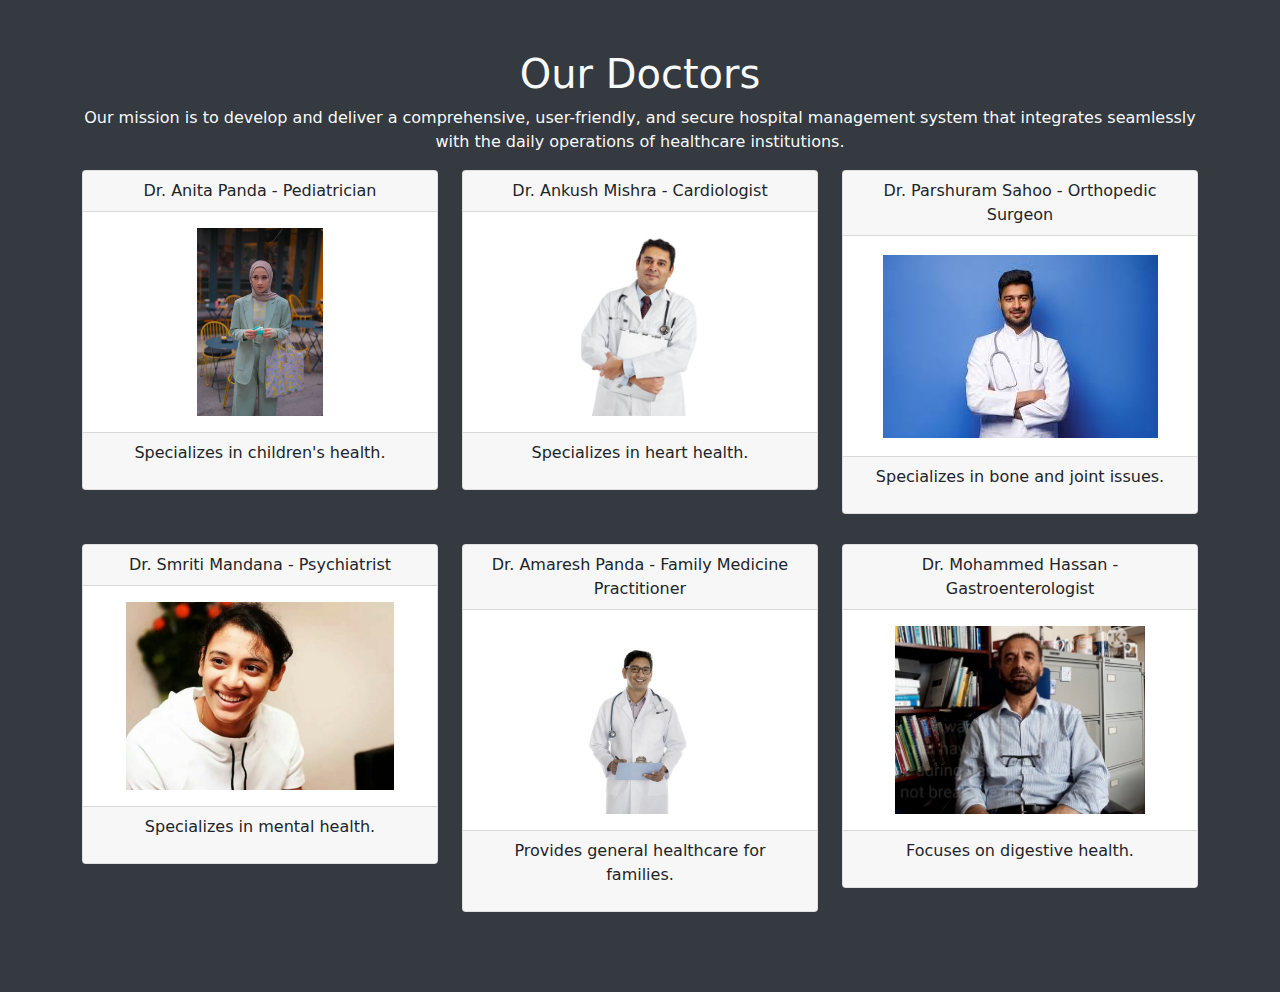
<file: project1/Doctors.html>
<!DOCTYPE html>
<html lang="en">

    <head>
        <meta charset="UTF-8">
        <meta name="viewport" content="width=device-width, initial-scale=1.0">
        <title>Our Doctors</title>
        <link rel="stylesheet" href="bootstrap.min.css">
        <style>
            body {
                background-color: #f8f9fa;
            }

            .doctors {
                padding: 50px 0;
                background-color: #343a40;
            }

            .text-light {
                color: #f8f9fa !important;
            }

            .card {
                margin-bottom: 30px;
            }
        </style>
    </head>

    <body>

        <!-- Doctors Section -->
        <section class="doctors" id="doctors">
            <div class="container text-center">
                <h1 class="font-weight-bold text-light">Our Doctors</h1>
                <p class="text-light">Our mission is to develop and deliver a comprehensive, user-friendly, and secure
                    hospital management
                    system that integrates seamlessly with the daily operations of healthcare institutions.</p>
            </div>

            <div class="container">
                <div class="row">
                    <!-- Doctor 1 -->
                    <div class="col-lg-4 col-12">
                        <div class="card text-center">
                            <div class="card-header">Dr. Anita Panda - Pediatrician</div>
                            <div class="card-body"
                                style="height: 220px; display: flex; align-items: center; justify-content: center;">
                                <img src="Amina Khan.jpg" alt="Dr. Anita Panda"
                                    style="max-width: 100%; max-height: 100%; object-fit: contain;">
                            </div>
                            <div class="card-footer">
                                <p>Specializes in children's health.</p>
                            </div>
                        </div>
                    </div>

                    <!-- Doctor 2 -->
                    <div class="col-lg-4 col-12">
                        <div class="card text-center">
                            <div class="card-header">Dr. Ankush Mishra - Cardiologist</div>
                            <div class="card-body"
                                style="height: 220px; display: flex; align-items: center; justify-content: center;">
                                <img src="cardiologist.png" alt="Dr. Ankush Mishra"
                                    style="max-width: 100%; max-height: 100%; object-fit: contain;">
                            </div>
                            <div class="card-footer">
                                <p>Specializes in heart health.</p>
                            </div>
                        </div>
                    </div>

                    <!-- Doctor 3 -->
                    <div class="col-lg-4 col-12">
                        <div class="card text-center">
                            <div class="card-header">Dr. Parshuram Sahoo - Orthopedic Surgeon</div>
                            <div class="card-body"
                                style="height: 220px; display: flex; align-items: center; justify-content: center;">
                                <img src="parshu.png" alt="Dr. Parshuram Sahoo"
                                    style="max-width: 100%; max-height: 100%; object-fit: contain;">
                            </div>
                            <div class="card-footer">
                                <p>Specializes in bone and joint issues.</p>
                            </div>
                        </div>
                    </div>
                </div>

                <div class="row">
                    <!-- Doctor 4 -->
                    <div class="col-lg-4 col-12">
                        <div class="card text-center">
                            <div class="card-header">Dr. Smriti Mandana - Psychiatrist</div>
                            <div class="card-body"
                                style="height: 220px; display: flex; align-items: center; justify-content: center;">
                                <img src="smriti.png" alt="Dr. Smriti Mandana"
                                    style="max-width: 100%; max-height: 100%; object-fit: contain;">
                            </div>
                            <div class="card-footer">
                                <p>Specializes in mental health.</p>
                            </div>
                        </div>
                    </div>

                    <!-- Doctor 5 -->
                    <div class="col-lg-4 col-12">
                        <div class="card text-center">
                            <div class="card-header">Dr. Amaresh Panda - Family Medicine Practitioner</div>
                            <div class="card-body"
                                style="height: 220px; display: flex; align-items: center; justify-content: center;">
                                <img src="amaresh.png" alt="Dr. Amaresh Panda"
                                    style="max-width: 100%; max-height: 100%; object-fit: contain;">
                            </div>
                            <div class="card-footer">
                                <p>Provides general healthcare for families.</p>
                            </div>
                        </div>
                    </div>

                    <!-- Doctor 6 -->
                    <div class="col-lg-4 col-12">
                        <div class="card text-center">
                            <div class="card-header">Dr. Mohammed Hassan - Gastroenterologist</div>
                            <div class="card-body"
                                style="height: 220px; display: flex; align-items: center; justify-content: center;">
                                <img src="Mohammed Hassan.avif" alt="Dr. Mohammed Hassan"
                                    style="max-width: 100%; max-height: 100%; object-fit: contain;">
                            </div>
                            <div class="card-footer">
                                <p>Focuses on digestive health.</p>
                            </div>
                        </div>
                    </div>
                </div>
            </div>
        </section>

        <script src="https://code.jquery.com/jquery-3.5.1.slim.min.js"></script>
        <script src="https://cdn.jsdelivr.net/npm/@popperjs/core@2.5.2/dist/umd/popper.min.js"></script>
        <script src="https://stackpath.bootstrapcdn.com/bootstrap/4.5.2/js/bootstrap.min.js"></script>
    </body>

</html>
</file>
<file: project1/style1.css>
/* General responsive settings */
html {
    font-size: 100%; /* 16px */
}

@media (max-width: 1200px) {
    .container {
        max-width: 95%; /* Reduce container width on smaller screens */
    }
}

@media (max-width: 992px) {
    .header-text h1 {
        font-size: 18px; /* Adjust header font size */
    }

    .header-text pre {
        font-size: 16px; /* Adjust preformatted text size */
    }

    .header-buttons input {
        width: 100%; /* Make search input full-width */
        margin-bottom: 10px;
    }

    .header-buttons button {
        width: 100%;
        margin-bottom: 10px;
    }

    /* Reduce size of icons and buttons */
    .font-size-btn {
        padding: 5px;
        font-size: 12px;
    }

    /* Adjust navigation */
    nav ul {
        flex-direction: column; /* Stack nav items vertically on smaller screens */
        align-items: flex-start;
    }

    nav ul li {
        margin-right: 0;
        margin-bottom: 10px;
    }

    /* Hero Section */
    .hero-text {
        font-size: 28px; /* Adjust hero text size */
    }

    .whats-new {
        font-size: 12px;
    }

    /* Card Section */
    .card {
        width: 45%; /* Two cards per row */
        margin-bottom: 20px;
    }
}

@media (max-width: 768px) {
    .header-text h1 {
        font-size: 16px; /* Smaller title font size */
    }

    .header-text pre {
        font-size: 14px;
    }

    .header-buttons input {
        width: 100%;
    }

    .header-buttons button {
        width: 100%;
    }

    /* Adjust navigation */
    nav ul {
        flex-direction: column;
    }

    .hero-text {
        font-size: 24px; /* Further reduce font size in hero section */
    }

    /* Adjust card layout */
    .info-cards {
        flex-direction: column; /* Stack cards vertically */
        padding: 10px;
    }

    .card {
        width: 100%; /* Make cards full-width on mobile */
        margin-bottom: 20px;
    }

    /* Footer */
    .footer-content {
        flex-direction: column;
    }

    .footer-section {
        margin-bottom: 20px;
    }
}

@media (max-width: 480px) {
    /* Hero Section */
    .hero-text {
        font-size: 20px;
    }

    /* Card Layout */
    .info-cards {
        padding: 10px;
    }

    .card {
        width: 100%; /* Full width on small devices */
    }

    .stat-card {
        width: 100%;
        margin: 10px 0;
    }

    /* Footer Layout */
    .footer-section {
        margin-bottom: 20px;
    }

    .footer-bottom {
        flex-direction: column;
        text-align: center;
    }

    .footer-icons {
        margin-bottom: 15px;
    }

    .footer-icons img {
        width: 20px; /* Smaller icons */
    }
}




/* General Styles */
body {
    margin: 0;
    font-family: 'Roboto', sans-serif;
    background-color: #e0f7fa; /* Light blue background for the entire page */
}

/* Header Section */
.header-top {
    display: flex;
    align-items: center;
    background-color: #060822; /* Deep blue color for the top header */
    color: white;
    padding: 15px 20px;
    border-bottom: 2px solid #ff5722; /* Accent color for the bottom border */
}

.logo {
    width: 40px;
    height: auto;
    /* border-radius: 50%; Rounded logo for a modern look */
}

.header-text {
    margin-left: 20px;
    flex-grow: 1;
}

.header-text h1 {
    margin: 0;
    font-size: 20px; /* Increased font size for the title */
    color: white; /* White text color */
    letter-spacing: 1px; /* Spacing between letters for a polished look */
}

.header-text pre {
    margin: 0;
    font-size: 20px; /* Increased font size for the title */
    color: white; /* White text color */
    letter-spacing: 1px; /* Spacing between letters for a polished look */
}

.header-actions {
    display: flex;
    align-items: center;
}

.faq-link {
    margin-right: 20px;
    text-decoration: none;
    color: #ffcc00; /* Golden yellow for the FAQ link */
    font-weight: bold; /* Bold text for emphasis */
}

.language-selector select {
    margin-right: 20px;
    padding: 5px;
    border-radius: 5px; /* Rounded corners for the select box */
    border: none;
    background-color: #ff5722; /* Orange background for the select box */
    color: white;
}

.font-size {
    display: flex;
}

.font-size-btn {
    background-color: #ffcc00; /* Golden yellow background for the buttons */
    border: none;
    padding: 5px 10px;
    margin-right: 5px;
    cursor: pointer;
    color: #004aad; /* Deep blue text color */
    border-radius: 5px;
    transition: background-color 0.3s ease; /* Smooth transition for hover effect */
}

.font-size-btn:hover {
    background-color: #ff5722; /* Change background color on hover */
    color: white;
}

/* Navigation Bar */
nav {
    background-color: #03346E; /* Navy blue background for the navigation bar */
    display: flex;
    justify-content: space-between;
    padding: 15px 20px;
    color: white;
}

nav ul {
    list-style-type: none;
    display: flex;
    margin: 0;
    padding: 0;
}

nav ul li {
    margin-right: 20px;
}

nav ul li a {
    color: white;
    text-decoration: none;
    font-size: 16px;
    font-weight: bold;
    padding: 10px 15px;
    transition: background-color 0.3s ease, color 0.3s ease;
}

nav ul li a.active {
    background-color: #ff5722; /* Highlight active link with orange background */
    padding: 10px 15px;
    border-radius: 5px; /* Rounded corners for active link */
}

nav ul li a:hover {
    background-color: #ffcc00; /* Change background color on hover */
    color: #002f6c; /* Dark blue text color on hover */
    border-radius: 5px;
}

.header-buttons {
    display: flex;
    align-items: center;
}

.header-buttons input {
    padding: 7px;
    margin-right: 10px;
    border: none;
    border-radius: 5px;
    background-color: #ffcc00; /* Golden yellow for the search box */
    color: #002f6c; /* Dark blue text color */
}

.header-buttons button {
    background-color: #ff5722; /* Orange background for buttons */
    color: white;
    border: none;
    padding: 7px 15px;
    cursor: pointer;
    border-radius: 5px;
    transition: background-color 0.3s ease;
}

.header-buttons button:hover {
    background-color: #e64a19; /* Darker orange on hover */
}

.donate-btn {
    background-color: #004aad; /* Deep blue background for the donate button */
    font-weight: bold;
}

.donate-btn:hover {
    background-color: #002f6c; /* Darker blue on hover */
}

/* Hero Section */
.hero-section {
    position: relative;
    background-color: #e0f7fa; /* Navy blue background for the hero section */
    color: white;
    text-align: center;
    /* padding: 10px 10px; */
    padding-bottom: 20px;
}

.hero-image {
    width: 100%;
    height: 450px;
    object-fit: cover;
    opacity: 0.8; /* Slight transparency for overlay effect */
    filter: grayscale(20%); /* Slight grayscale for a modern look */
}

.hero-text {
    position: absolute;
    bottom: 40px;
    left: 50%;
    transform: translateX(-50%);
    color: white;
    font-size: 36px;
    font-weight: bold;
    text-shadow: 2px 2px 4px #000000; /* Shadow for better text visibility */
}

.whats-new {
    position: absolute;
    top: 20px;
    right: 20px;
    background-color: #ff5722; /* Orange background for "What's New" badge */
    padding: 10px;
    border-radius: 50%;
    font-weight: bold;
    font-size: 14px;
    color: white;
}
/* Hero Section with Slider */
.slider {
    position: relative;
    max-width: 100%;
    overflow: hidden;
}

.slides {
    display: flex;
    transition: transform 0.5s ease-in-out;
}

.slide {
    min-width: 100%;
    display: none;
}

.slide img {
    width: 100%;
    height: 450px;
    object-fit: cover;
}

.prev, .next {
    position: absolute;
    top: 50%;
    transform: translateY(-50%);
    background-color: rgba(0, 0, 0, 0.5);
    color: white;
    border: none;
    padding: 10px;
    cursor: pointer;
    z-index: 2;
}

.prev {
    left: 10px;
}

.next {
    right: 10px;
}

.prev:hover, .next:hover {
    background-color: rgba(0, 0, 0, 0.8);
}
 /* Statistics Section */
.statistics-section {
    background-color: #e0f7fa; /* Light cyan matching the theme */
    padding: 50px 0;
    text-align: center;
    color: white;
}

.section-title {
    font-size: 36px;
    margin-bottom: 40px;
    color: #060822; 
}

.stats-container {
    display: flex;
    justify-content: space-around;
    flex-wrap: wrap;
}

.stat-card {
    background-color: #060822; ;
    border-radius: 10px;
    padding: 20px;
    width: 22%;
    margin: 15px;
    transition: transform 0.3s ease;
    box-shadow: 0 4px 10px rgba(0, 0, 0, 0.3); /* Shadow for depth */
}

.stat-card:hover {
    transform: scale(1.05); /* Slight hover effect */
}

.stat-icon {
    width: 60px;
    height: auto;
    margin-bottom: 15px;
}

.stat-number {
    font-size: 36px;
    color: #ffcc00; /* Golden yellow for emphasis */
    margin-bottom: 5px;
}

.stat-description {
    font-size: 16px;
    color: #eeeeee;
}

/* Responsive Design */
@media (max-width: 768px) {
    .stat-card {
        width: 45%;
        margin: 10px;
    }
}

@media (max-width: 480px) {
    .stat-card {
        width: 100%;
        margin: 10px 0;
    }
}
 

/* Information Cards Section */
.info-cards {
    display: flex;
    justify-content: space-around;
    margin: 40px 0;
    padding: 20px;
    background-color: #e0f7fa; /* Light cyan background for the card section */
}

.card {
    background-color: white;
    border-radius: 10px;
    box-shadow: 0 4px 8px rgba(0, 0, 0, 0.2); /* Slight shadow for depth */
    padding: 20px;
    text-align: center;
    width: 30%;
    transition: transform 0.3s ease; /* Smooth transition for hover effect */
}

.card:hover {
    transform: translateY(-10px); /* Lift card on hover */
}

.card-icon {
    width: 100px;
    height: auto;
    margin-bottom: 20px;
}

.card h3 {
    font-size: 20px; /* Slightly larger font size for card titles */
    color: #004aad; /* Deep blue color for the card title */
    margin-bottom: 15px;
}

.card p {
    font-size: 14px;
    color: #7f8c8d; /* Gray color for card text */
    margin-bottom: 20px;
}

.card-button {
    display: inline-block;
    padding: 10px 20px;
    background-color: #004aad; /* Deep blue background for card buttons */
    color: white;
    text-decoration: none;
    border-radius: 5px;
    font-size: 14px;
    transition: background-color 0.3s ease;
}

.card-button:hover {
    background-color: #002f6c; /* Darker blue on hover */
}

/* Footer Section */
.footer {
    background-color: #060822; /* Navy blue background for the footer */
    color: white;
    padding: 40px 20px;
}

.container {
    max-width: 1200px;
    margin: 0 auto;
}

.footer-content {
    display: flex;
    justify-content: space-between;
    flex-wrap: wrap;
}

.footer-section {
    flex: 1;
    margin: 10px;
}

.footer-logo {
    width: 120px;
}

.footer-section h4 {
    color: #ffcc00; /* Golden yellow color for section titles */
    margin-bottom: 15px;
}

.footer-section p,
.footer-section ul {
    font-size: 14px;
    line-height: 1.6;
}

.footer-section ul {
    list-style-type: none;
    padding: 0;
}

.footer-section ul li {
    margin-bottom: 8px;
}

.footer-section ul li a {
    text-decoration: none;
    color: white;
}

.footer-section ul li a:hover {
    color: #ffcc00; /* Golden yellow on hover */
}

.footer-bottom {
    display: flex;
    justify-content: space-between;
    align-items: center;
    border-top: 1px solid #ffffff33;
    padding-top: 15px;
    margin-top: 30px;
}

.footer-icons a {
    margin-right: 15px;
}

.footer-icons img {
    width: 25px;
    filter: invert(1);
}
</file>
<file: project1/dashboard-styles.css>
/* General Styling */
body {
    margin: 0;
    font-family: 'Roboto', sans-serif;
    background-color: #f4f4f4;
    color: #333;
}

/* Sticky Sidebar */
.sidebar {
    background-color: #1A1A1A;
    color: #f4f4f4;
    height: 100vh;
    width: 250px;
    position: fixed;
    top: 0;
    left: 0;
    display: flex;
    flex-direction: column;
    z-index: 1000;
}

.sidebar ul {
    list-style-type: none;
    padding: 0;
}

.sidebar ul li {
    padding: 15px 20px;
    cursor: pointer;
}

.sidebar ul li a {
    color: #f4f4f4;
    text-decoration: none;
    display: flex;
    align-items: center;
}

.sidebar ul li a i {
    margin-right: 10px;
}

.sidebar ul li a:hover, .sidebar ul li a.active {
    background-color: #002366;
    border-left: 5px solid #00adb5;
}

/* Main Content */
.main-content {
    margin-left: 250px;
    padding: 30px;
}

header {
    background-color: #fafafa;
    padding: 20px;
    display: flex;
    justify-content: space-between;
    align-items: center;
}

.search-bar input {
    padding: 10px;
    border: 1px solid #ccc;
    border-radius: 5px;
}

.dark-mode-toggle {
    background: none;
    border: none;
    cursor: pointer;
}

h1 {
    font-size: 2.5rem;
    font-family: 'Montserrat', sans-serif;
}

h2 {
    font-size: 1.75rem;
    font-family: 'Montserrat', sans-serif;
    margin-bottom: 10px;
}

section {
    margin-bottom: 40px;
}

.card {
    background-color: white;
    padding: 20px;
    box-shadow: 0px 4px 10px rgba(0, 0, 0, 0.1);
    border-radius: 8px;
    margin-bottom: 20px;
}

.bed-management{
    background-color: white;
    padding: 20px;
    box-shadow: 0px 4px 10px rgba(0, 0, 0, 0.1);
    border-radius: 8px;
    margin-bottom: 20px;
}

.bed-grid {
    display: grid;
    grid-template-columns: repeat(3, 1fr);
    gap: 20px;
}

/* General Styling */
body {
    margin: 0;
    font-family: 'Roboto', sans-serif;
    background-color: #f4f4f4;
    color: #333;
    padding: 20px;
}

h2 {
    font-size: 1.8rem;
    margin-bottom: 10px;
}

.dropdown-section {
    margin-bottom: 20px;
}

.btn-view-beds {
    padding: 10px 20px;
    background-color: #00adb5;
    color: #ffffff;
    border: none;
    border-radius: 5px;
    cursor: pointer;
}

.bed-grid {
    display: grid;
    grid-template-columns: repeat(auto-fill, minmax(100px, 1fr));
    gap: 10px;
    margin-top: 20px;
}

.bed {
    padding: 15px;
    text-align: center;
    border-radius: 5px;
    cursor: pointer;
}

.bed.available {
    background-color: #d4edda;
}

.bed.occupied {
    background-color: #f8d7da;
}

.bed.reserved {
    background-color: #fff3cd;
}

.legend {
    display: flex;
    justify-content: space-around;
    margin-top: 20px;
}

.legend div {
    display: flex;
    align-items: center;
}

.legend span {
    display: inline-block;
    width: 20px;
    height: 20px;
    margin-right: 10px;
}

.legend .available {
    background-color: #d4edda;
}

.legend .occupied {
    background-color: #f8d7da;
}

.legend .reserved {
    background-color: #fff3cd;
}




button {
    background-color: #00ADB5;
    color: white;
    padding: 10px 20px;
    border: none;
    border-radius: 5px;
    cursor: pointer;
    transition: background-color 0.3s ease;
}

button:hover {
    background-color: #007b89;
}

/* Footer */
footer {
    background-color: #1A1A1A;
    color: #f4f4f4;
    text-align: center;
    padding: 20px;
}

/* Chart and Graph Styling */
.chart, .graph {
    max-width: 90%;
    height: 400px;
    margin: auto;
    border: 1px solid #ccc;
}

/* Calendar */
.calendar-widget {
    max-width: 100%;
    height: auto;
    margin: 20px auto;
    box-shadow: 0px 4px 10px rgba(0, 0, 0, 0.1);
    border-radius: 8px;
    overflow: hidden;
}

/* Responsive Design */
@media (max-width: 768px) {
    .main-content {
        margin-left: 0;
        padding: 20px;
    }

    .bed-grid {
        grid-template-columns: 1fr;
    }

    iframe {
        width: 100%;
        height: auto;
    }
}
</file>
<file: project1/department.css>
/* Body styles */
body {
    margin: 0;
    padding: 0;
    font-family: Arial, sans-serif;
    background-color: #e0f7fa;
    scroll-behavior: smooth; /* Smooth scrolling */
}

/* Loading spinner */
#loading-spinner {
    position: fixed;
    left: 50%;
    top: 50%;
    width: 50px;
    height: 50px;
    border: 5px solid #f3f3f3;
    border-top: 5px solid #3498db;
    border-radius: 50%;
    animation: spin 1s linear infinite;
    display: none;
}

/* Spinner animation */
@keyframes spin {
    0% { transform: rotate(0deg); }
    100% { transform: rotate(360deg); }
}

/* Container styles */
.container {
    max-width: 1200px;
    margin: 0 auto;
    padding: 20px;
    text-align: center;
}

/* Header styles */
h1 {
    font-size: 2.5rem;
    margin-bottom: 40px;
    color: #222831;
}

/* Department grid styles */
.departments-grid {
    display: grid;
    grid-template-columns: repeat(auto-fit, minmax(300px, 1fr));
    gap: 20px;
    padding: 10px;
}

/* Department card styles */
.department {
    background-color: #fff;
    border-radius: 8px;
    box-shadow: 0 4px 8px rgba(0, 0, 0, 0.1);
    overflow: hidden;
    text-align: left;
    position: relative;
    transition: transform 0.3s ease, box-shadow 0.3s ease;
}

/* Department hover effects */
.department:hover {
    transform: scale(1.05);
    box-shadow: 0 8px 16px rgba(0, 0, 0, 0.2);
}

/* Image styles */
.department img {
    width: 100%;
    height: auto;
    transition: transform 0.3s ease;
}

/* Image hover zoom */
.department:hover img {
    transform: scale(1.1);
}

/* Text content styles */
.department h3, .department p {
    margin: 15px;
    color: #222831;
    opacity: 0;
    transition: opacity 0.5s ease, transform 0.5s ease;
    transform: translateY(10px);
}

/* Text fade-in animation */
.department:hover h3, .department:hover p {
    opacity: 1;
    transform: translateY(0);
}

/* Scroll-to-top button */
#scroll-to-top {
    display: none;
    position: fixed;
    bottom: 20px;
    right: 30px;
    z-index: 99;
    font-size: 18px;
    border: none;
    outline: none;
    background-color: #3498db;
    color: white;
    cursor: pointer;
    padding: 15px;
    border-radius: 50px;
    box-shadow: 0 4px 8px rgba(0, 0, 0, 0.1);
    transition: background-color 0.3s ease;
}

#scroll-to-top:hover {
    background-color: #555;
}

/* Responsive grid */
@media (max-width: 768px) {
    .departments-grid {
        grid-template-columns: 1fr;
    }
}

/* Parallax background section (optional, if required) */
.parallax {
    background-image: url('path-to-image.jpg');
    height: 500px;
    background-attachment: fixed;
    background-position: center;
    background-repeat: no-repeat;
    background-size: cover;
}
</file>
